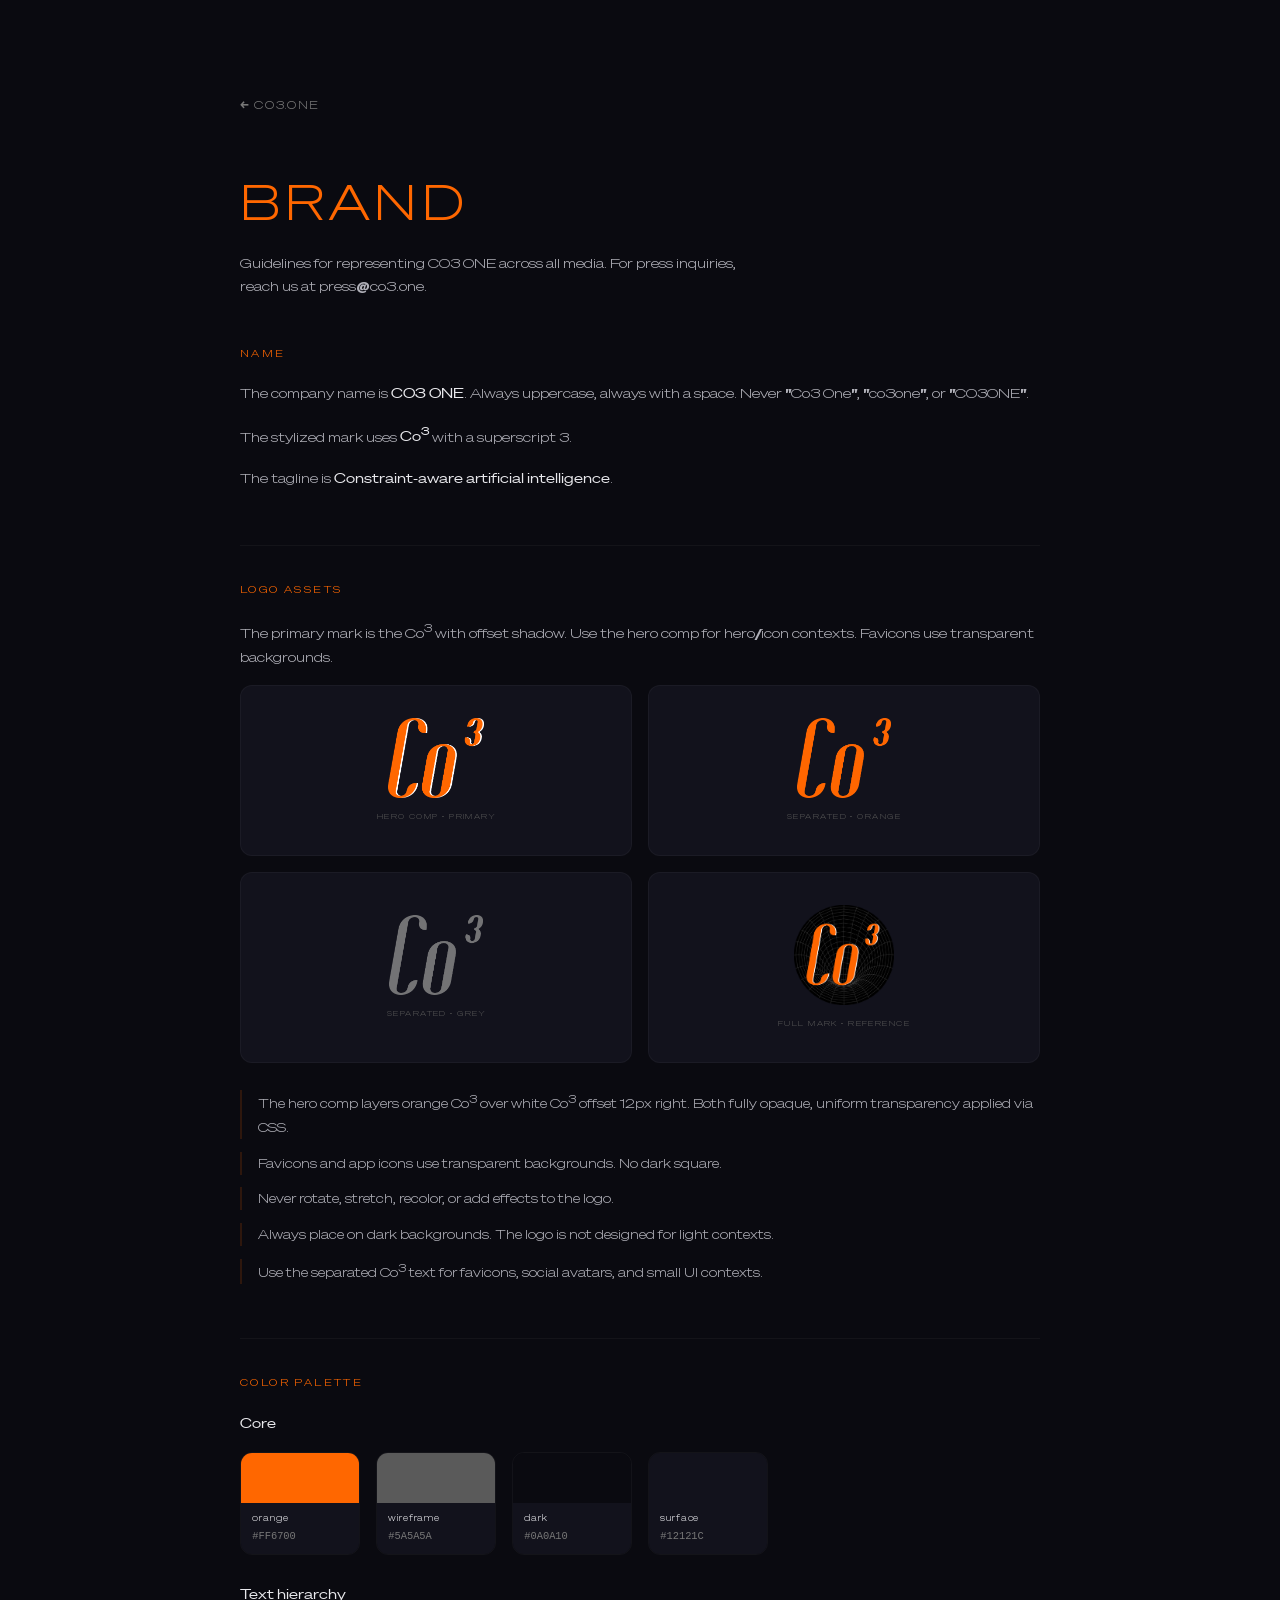
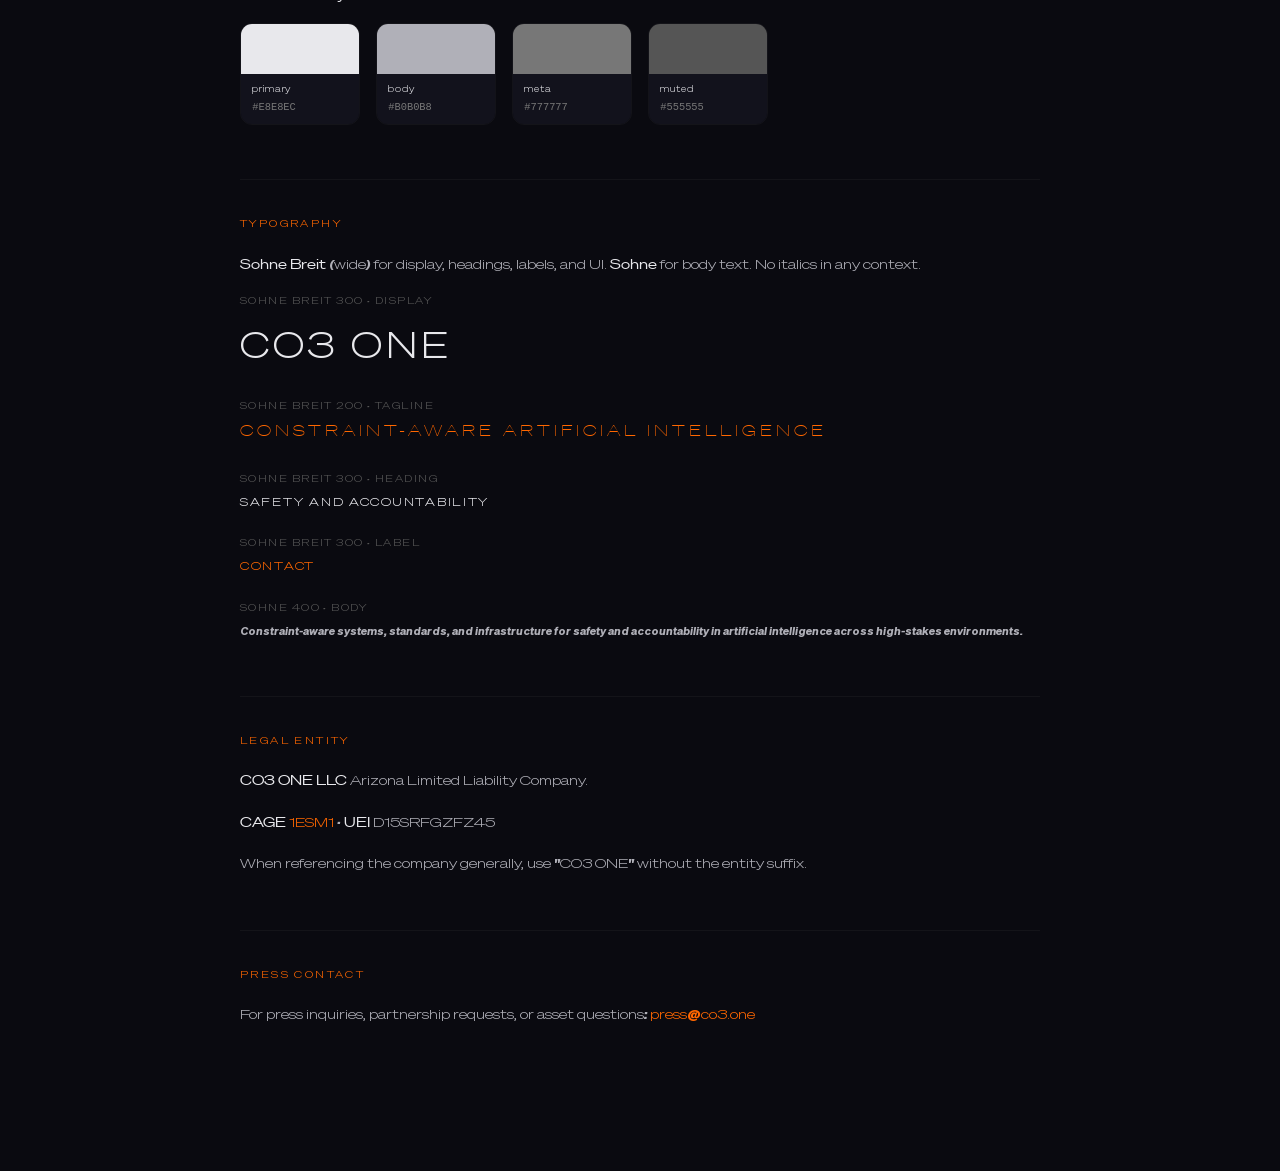
<file: brand.html>
<!DOCTYPE html>
<html lang="en">
<head>
  <meta charset="UTF-8">
  <meta name="viewport" content="width=device-width, initial-scale=1.0">
  <title>CO3 ONE Brand</title>
  <meta name="description" content="CO3 ONE brand guidelines, assets, and press resources.">
  <meta name="theme-color" content="#0a0a10">
  <link rel="icon" type="image/x-icon" href="img/favicon.ico">
  <link rel="apple-touch-icon" sizes="180x180" href="img/apple-touch-icon.png">
  <link rel="stylesheet" href="css/style.css">
  <style>
    body{overflow:auto;height:auto;cursor:auto;user-select:text;-webkit-user-select:text}
    .brand-page{position:relative;z-index:10;min-height:100vh;padding:clamp(4rem,10vh,8rem) clamp(1.5rem,5vw,3rem)}
    .brand-inner{max-width:800px;margin:0 auto}
    .brand-back{font-family:var(--fd);font-weight:300;font-size:.7rem;letter-spacing:.15em;text-transform:uppercase;color:var(--t-d);display:inline-block;margin-bottom:3rem}
    .brand-back:hover{color:var(--t)}
    .brand-title{font-family:var(--fd);font-weight:300;font-size:clamp(1.8rem,4vw,3rem);letter-spacing:.12em;text-transform:uppercase;color:var(--o);margin-bottom:.5rem}
    .brand-subtitle{font-size:.85rem;color:var(--t-s);line-height:1.7;margin-bottom:3rem;max-width:520px}
    .brand-section{margin-bottom:clamp(3rem,6vh,5rem)}
    .brand-section-label{font-family:var(--fd);font-weight:300;font-size:.6rem;letter-spacing:.25em;text-transform:uppercase;color:var(--o);margin-bottom:1.2rem}
    .brand-section p{font-size:.85rem;color:var(--t-s);line-height:1.8;margin-bottom:1rem}
    .brand-section strong{color:var(--t);font-weight:400}
    .swatches{display:grid;grid-template-columns:repeat(auto-fill,minmax(120px,1fr));gap:1rem;margin-top:1rem}
    .swatch{border-radius:12px;overflow:hidden;border:1px solid rgba(255,255,255,.04)}
    .swatch-color{height:50px}
    .swatch-info{padding:.5rem .7rem;background:var(--bg-s)}
    .swatch-name{font-family:var(--fd);font-weight:300;font-size:.55rem;letter-spacing:.1em;color:var(--t);text-transform:lowercase}
    .swatch-hex{font-size:.65rem;color:var(--t-d);margin-top:.1rem;font-family:monospace}
    .type-specimen{margin-bottom:1.5rem}
    .type-specimen-label{font-size:.6rem;color:var(--t-m);letter-spacing:.15em;text-transform:uppercase;margin-bottom:.3rem;font-family:var(--fd)}
    .type-display{font-family:var(--fd);color:var(--t)}
    .type-body{font-family:var(--f);color:var(--t)}
    .logo-display{display:grid;grid-template-columns:1fr 1fr;gap:1rem;margin-top:1rem}
    .logo-card{background:var(--bg-s);border-radius:12px;padding:2rem;display:flex;flex-direction:column;align-items:center;justify-content:center;min-height:120px;gap:.8rem;border:1px solid rgba(255,255,255,.04)}
    .logo-card img{max-height:80px;width:auto}
    .logo-card-label{font-family:var(--fd);font-size:.45rem;letter-spacing:.2em;text-transform:uppercase;color:var(--t-m)}
    .brand-rule{font-size:.8rem;color:var(--t-s);line-height:1.8;padding-left:1rem;border-left:2px solid var(--o-dim);margin-bottom:.8rem}
    .brand-divider{width:100%;height:1px;background:rgba(255,255,255,.04);margin:clamp(2rem,4vh,3rem) 0}
    @media(max-width:600px){.logo-display{grid-template-columns:1fr}.swatches{grid-template-columns:1fr 1fr}}
  </style>
</head>
<body>
  <div class="brand-page">
    <div class="brand-inner">

      <a href="/" class="brand-back">&larr; co3.one</a>

      <div class="brand-title">Brand</div>
      <p class="brand-subtitle">Guidelines for representing CO3 ONE across all media. For press inquiries, reach us at press@co3.one.</p>

      <!-- Name -->
      <div class="brand-section">
        <div class="brand-section-label">Name</div>
        <p>The company name is <strong>CO3 ONE</strong>. Always uppercase, always with a space. Never "Co3 One", "co3one", or "CO3ONE".</p>
        <p>The stylized mark uses <strong>Co<sup>3</sup></strong> with a superscript 3.</p>
        <p>The tagline is <strong>Constraint-aware artificial intelligence</strong>.</p>
      </div>

      <div class="brand-divider"></div>

      <!-- Logo -->
      <div class="brand-section">
        <div class="brand-section-label">Logo Assets</div>
        <p>The primary mark is the Co<sup>3</sup> with offset shadow. Use the hero comp for hero/icon contexts. Favicons use transparent backgrounds.</p>
        <div class="logo-display">
          <div class="logo-card">
            <img src="img/co3-hero.png" alt="Co3 hero comp">
            <span class="logo-card-label">Hero Comp · Primary</span>
          </div>
          <div class="logo-card">
            <img src="img/co3-text-only.png" alt="Co3 separated (orange)">
            <span class="logo-card-label">Separated · Orange</span>
          </div>
          <div class="logo-card">
            <img src="img/co3-text-grey.png" alt="Co3 separated (grey)">
            <span class="logo-card-label">Separated · Grey</span>
          </div>
          <div class="logo-card">
            <img src="img/co3-mark-circle.png" alt="Co3 full mark" style="max-height:100px">
            <span class="logo-card-label">Full Mark · Reference</span>
          </div>
        </div>
        <br>
        <div class="brand-rule">The hero comp layers orange Co<sup>3</sup> over white Co<sup>3</sup> offset 12px right. Both fully opaque, uniform transparency applied via CSS.</div>
        <div class="brand-rule">Favicons and app icons use transparent backgrounds. No dark square.</div>
        <div class="brand-rule">Never rotate, stretch, recolor, or add effects to the logo.</div>
        <div class="brand-rule">Always place on dark backgrounds. The logo is not designed for light contexts.</div>
        <div class="brand-rule">Use the separated Co<sup>3</sup> text for favicons, social avatars, and small UI contexts.</div>
      </div>

      <div class="brand-divider"></div>

      <!-- Colors -->
      <div class="brand-section">
        <div class="brand-section-label">Color Palette</div>
        <p><strong>Core</strong></p>
        <div class="swatches">
          <div class="swatch"><div class="swatch-color" style="background:#ff6700"></div><div class="swatch-info"><div class="swatch-name">orange</div><div class="swatch-hex">#FF6700</div></div></div>
          <div class="swatch"><div class="swatch-color" style="background:#5a5a5a"></div><div class="swatch-info"><div class="swatch-name">wireframe</div><div class="swatch-hex">#5A5A5A</div></div></div>
          <div class="swatch"><div class="swatch-color" style="background:#0a0a10"></div><div class="swatch-info"><div class="swatch-name">dark</div><div class="swatch-hex">#0A0A10</div></div></div>
          <div class="swatch"><div class="swatch-color" style="background:#12121c"></div><div class="swatch-info"><div class="swatch-name">surface</div><div class="swatch-hex">#12121C</div></div></div>
        </div>
        <br>
        <p><strong>Text hierarchy</strong></p>
        <div class="swatches">
          <div class="swatch"><div class="swatch-color" style="background:#e8e8ec"></div><div class="swatch-info"><div class="swatch-name">primary</div><div class="swatch-hex">#E8E8EC</div></div></div>
          <div class="swatch"><div class="swatch-color" style="background:#b0b0b8"></div><div class="swatch-info"><div class="swatch-name">body</div><div class="swatch-hex">#B0B0B8</div></div></div>
          <div class="swatch"><div class="swatch-color" style="background:#777"></div><div class="swatch-info"><div class="swatch-name">meta</div><div class="swatch-hex">#777777</div></div></div>
          <div class="swatch"><div class="swatch-color" style="background:#555"></div><div class="swatch-info"><div class="swatch-name">muted</div><div class="swatch-hex">#555555</div></div></div>
        </div>
      </div>

      <div class="brand-divider"></div>

      <!-- Typography -->
      <div class="brand-section">
        <div class="brand-section-label">Typography</div>
        <p><strong>Sohne Breit</strong> (wide) for display, headings, labels, and UI. <strong>Sohne</strong> for body text. No italics in any context.</p>
        <div class="type-specimen">
          <div class="type-specimen-label">Sohne Breit 300 · Display</div>
          <div class="type-display" style="font-weight:300;font-size:clamp(1.5rem,3vw,2.2rem);letter-spacing:.12em;text-transform:uppercase">CO3 ONE</div>
        </div>
        <div class="type-specimen">
          <div class="type-specimen-label">Sohne Breit 200 · Tagline</div>
          <div class="type-display" style="font-weight:200;font-size:clamp(.85rem,1.5vw,1rem);letter-spacing:.25em;text-transform:uppercase;color:var(--o)">Constraint-aware artificial intelligence</div>
        </div>
        <div class="type-specimen">
          <div class="type-specimen-label">Sohne Breit 300 · Heading</div>
          <div class="type-display" style="font-weight:300;font-size:.72rem;letter-spacing:.15em;text-transform:uppercase">Safety and Accountability</div>
        </div>
        <div class="type-specimen">
          <div class="type-specimen-label">Sohne Breit 300 · Label</div>
          <div class="type-display" style="font-weight:300;font-size:.72rem;letter-spacing:.15em;text-transform:uppercase;color:var(--o)">Contact</div>
        </div>
        <div class="type-specimen">
          <div class="type-specimen-label">Sohne 400 · Body</div>
          <div class="type-body" style="font-size:.72rem;color:var(--t-s);line-height:1.8">Constraint-aware systems, standards, and infrastructure for safety and accountability in artificial intelligence across high-stakes environments.</div>
        </div>
      </div>

      <div class="brand-divider"></div>

      <!-- Entity -->
      <div class="brand-section">
        <div class="brand-section-label">Legal Entity</div>
        <p><strong>CO3 ONE LLC</strong> Arizona Limited Liability Company.</p>
        <p><strong>CAGE</strong> <a href="https://cage.dla.mil/Search/Details?id=22528202" target="_blank" rel="noopener">1ESM1</a> &middot; <strong>UEI</strong> D15SRFGZFZ45</p>
        <p>When referencing the company generally, use "CO3 ONE" without the entity suffix.</p>
      </div>

      <div class="brand-divider"></div>

      <!-- Contact -->
      <div class="brand-section">
        <div class="brand-section-label">Press Contact</div>
        <p>For press inquiries, partnership requests, or asset questions: <a href="mailto:press@co3.one">press@co3.one</a></p>
      </div>

    </div>
  </div>
</body>
</html>
</file>
<file: css/style.css>
/* ═══════════════════════════════════════════════════════════════════════
   CO3 ONE v8 — WORMHOLE
   Cinematic grain + readable type + visible form
   ═══════════════════════════════════════════════════════════════════════ */

@font-face{font-family:'Sohne';src:url('../fonts/sohne-buch.woff2') format('woff2');font-weight:400;font-style:normal;font-display:swap}
@font-face{font-family:'SB';src:url('../fonts/sohne-breit-200.woff2') format('woff2');font-weight:200;font-style:normal;font-display:swap}
@font-face{font-family:'SB';src:url('../fonts/sohne-breit-300.woff2') format('woff2');font-weight:300;font-style:normal;font-display:swap}
@font-face{font-family:'SB';src:url('../fonts/sohne-breit-400.woff2') format('woff2');font-weight:400;font-style:normal;font-display:swap}
@font-face{font-family:'SB';src:url('../fonts/sohne-breit-500.woff2') format('woff2');font-weight:500;font-style:normal;font-display:swap}
@font-face{font-family:'SB';src:url('../fonts/sohne-breit-600.woff2') format('woff2');font-weight:600;font-style:normal;font-display:swap}
@font-face{font-family:'SB';src:url('../fonts/sohne-breit-700.woff2') format('woff2');font-weight:700;font-style:normal;font-display:swap}
@font-face{font-family:'SB';src:url('../fonts/sohne-breit-800.woff2') format('woff2');font-weight:800;font-style:normal;font-display:swap}
@font-face{font-family:'GTP';src:url('../fonts/gt-pressura-light.woff2') format('woff2');font-weight:300;font-style:normal;font-display:swap}
@font-face{font-family:'GTP';src:url('../fonts/gt-pressura-regular.woff2') format('woff2');font-weight:400;font-style:normal;font-display:swap}
@font-face{font-family:'GTP';src:url('../fonts/gt-pressura-bold.woff2') format('woff2');font-weight:700;font-style:normal;font-display:swap}

:root{
  --bg:#0a0a10;--bg-s:#12121c;--bg-e:#1a1a28;
  --o:#ff6700;--o-dim:rgba(255,103,0,.15);
  --gold:#C4A265;--gold-d:#B89555;
  --t:#e8e8ec;--t-s:#b0b0b8;--t-d:#777;--t-m:#555;
  --f:'Sohne',-apple-system,BlinkMacSystemFont,sans-serif;
  --fd:'SB','Sohne',sans-serif;
  --fm:'GTP','Sohne',sans-serif;
}

*,*::before,*::after{margin:0;padding:0;box-sizing:border-box}
html{font-size:16px;-webkit-text-size-adjust:100%}
body{
  background:var(--bg);color:var(--t);font-family:var(--fd);font-weight:300;
  line-height:1.7;-webkit-font-smoothing:antialiased;
  overflow:hidden;height:100vh;width:100vw;font-style:normal;touch-action:manipulation;
  user-select:none;-webkit-user-select:none;cursor:default;
}
a{color:var(--o);text-decoration:none;transition:opacity .3s;cursor:pointer}
a:hover{opacity:.75}
::selection{background:transparent}
em,i{font-style:normal}
input,textarea,select,button{user-select:text;-webkit-user-select:text}

/* ── Scene ── */
#scene-container{position:fixed;top:0;left:0;width:100%;height:100%;z-index:0}
#scene-container canvas{display:block}

/* ═══════════ CRT noise — Pip-Boy phosphor screen ═══════════ */
.ov-vignette{
  position:fixed;inset:0;pointer-events:none;z-index:1;
  background:radial-gradient(ellipse at center,transparent 35%,rgba(10,10,16,.88)100%);
}
/* Fine phosphor noise — high frequency, very subtle, electronic */
.ov-noise{
  position:fixed;top:-50%;left:-50%;width:200%;height:200%;
  pointer-events:none;z-index:9999;opacity:.03;
  background-image:url("data:image/svg+xml,%3Csvg viewBox='0 0 512 512' xmlns='http://www.w3.org/2000/svg'%3E%3Cfilter id='n'%3E%3CfeTurbulence type='fractalNoise' baseFrequency='1.2' numOctaves='3' stitchTiles='stitch'/%3E%3C/filter%3E%3Crect width='100%25' height='100%25' filter='url(%23n)'/%3E%3C/svg%3E");
  animation:noise .15s steps(4) infinite;
}
@keyframes noise{
  0%{transform:translate(0,0)}
  25%{transform:translate(-1.5%,.8%)}
  50%{transform:translate(.7%,-1.2%)}
  75%{transform:translate(-0.5%,0.5%)}
}
/* CRT scanlines — faint horizontal lines */
.ov-scanlines{
  position:fixed;inset:0;pointer-events:none;z-index:9999;
  background:repeating-linear-gradient(
    0deg,
    transparent,
    transparent 2px,
    rgba(0,0,0,.02) 2px,
    rgba(0,0,0,.02) 4px
  );
}

/* ═══════════ Logo (HTML overlay, fades on navigate) ═══════════ */
.hero-logo{
  position:fixed;z-index:15;
  top:50%;left:50%;transform:translate(-50%,-55%);
  width:clamp(120px,20vmin,220px);
  pointer-events:none;
  opacity:0;
  transition:opacity 1.2s cubic-bezier(.16,1,.3,1);
}
.hero-logo.visible{opacity:.8}
.hero-logo img{
  width:100%;height:auto;
  filter:drop-shadow(0 4px 24px rgba(0,0,0,.5)) drop-shadow(0 0 40px rgba(8,8,14,.6));
}

/* ═══════════ Tagline (centered, home only) ═══════════ */
.tagline{
  position:fixed;z-index:15;pointer-events:none;white-space:nowrap;
  top:calc(50% + clamp(65px,11vmin,110px));left:50%;transform:translateX(-50%);
  font-family:var(--fd);font-weight:300;text-transform:uppercase;
  letter-spacing:.18em;color:var(--t);
  font-size:clamp(.6rem,1.4vw,.9rem);
  text-shadow:0 1px 8px rgba(0,0,0,.6),0 0 20px rgba(8,8,14,.8);
  opacity:0;transition:opacity 1s cubic-bezier(.16,1,.3,1);
}
.tagline.visible{opacity:.75}

/* ═══════════ Navigation ═══════════ */
nav{
  position:fixed;z-index:100;bottom:clamp(1.5rem,4vh,3rem);left:50%;transform:translateX(-50%);
  display:flex;gap:clamp(1.5rem,4vw,3rem);
  background:rgba(8,8,14,.4);
  padding:.5rem clamp(1rem,2.5vw,2rem);
  border:1px solid rgba(255,255,255,.05);
  border-radius:10px;
  -webkit-backdrop-filter:blur(20px);
  backdrop-filter:blur(20px);
  overflow:hidden;
}
nav::before{
  content:'';position:absolute;inset:0;border-radius:inherit;pointer-events:none;
  background:linear-gradient(135deg,rgba(255,255,255,.04) 0%,transparent 50%,rgba(255,255,255,.01) 100%);
}
nav a{
  font-family:var(--fd);font-weight:300;
  font-size:.82rem;letter-spacing:.15em;text-transform:uppercase;
  color:var(--t-m);transition:color .4s;padding:.5rem 0;position:relative;
}
nav a::after{
  content:'';position:absolute;bottom:0;left:50%;width:0;height:1px;background:var(--o);
  transition:width .5s cubic-bezier(.16,1,.3,1),left .5s cubic-bezier(.16,1,.3,1);
}
nav a:hover{color:var(--t-s);opacity:1}
nav a.active{color:var(--t)}
nav a.active::after{width:100%;left:0}

/* ═══════════ Pages ═══════════ */
.page{
  position:fixed;inset:0;z-index:10;
  display:flex;align-items:center;justify-content:center;
  pointer-events:none;opacity:0;
  transition:opacity .3s ease;  /* out — disappear quickly */
}
.page.active{
  opacity:1;pointer-events:auto;
  transition:opacity .8s ease .3s;  /* in with slight delay */
}
.page-inner{
  max-width:600px;padding:clamp(1.5rem,4vw,2.5rem);
  background:rgba(8,8,14,.45);
  border:1px solid rgba(255,255,255,.06);
  border-radius:12px;
  -webkit-backdrop-filter:blur(20px);
  backdrop-filter:blur(20px);
  position:relative;
}
/* Glass sheen — diagonal light reflection */
.page-inner::before{
  content:'';position:absolute;inset:0;border-radius:inherit;pointer-events:none;
  background:linear-gradient(135deg,rgba(255,255,255,.045) 0%,transparent 40%,transparent 60%,rgba(255,255,255,.015) 100%);
}

/* Content reveal — all elements fade together */
.rv{opacity:0;transition:opacity .8s ease}
.page.active .rv{opacity:1;transition-delay:.5s}
/* Contact page: stagger the two panels */

/* ═══════════ Miji-verse (product page transforms) ═══════════ */
/* ═══════════ Miji page ═══════════ */
.miji-verse{
  background:rgba(8,8,15,.55);
  border-color:rgba(196,162,101,.1);
  text-align:center;
  display:flex;flex-direction:column;
  max-height:calc(100vh - 8rem);overflow-y:auto;
  scrollbar-width:none;
  padding-bottom:3rem;
}
.miji-verse::-webkit-scrollbar{display:none}
.miji-verse::before{
  background:linear-gradient(135deg,rgba(196,162,101,.04) 0%,transparent 50%,rgba(196,162,101,.015) 100%);
}
.m-greeting,.m-tagline,.m-desc{display:none} /* deprecated */

/* Miji hero — exact miji.one rendering */
.miji-hero{text-align:center;margin-bottom:1.2rem}
.miji-orb-wrap{display:flex;align-items:center;justify-content:center;margin-bottom:20px}
#miji-orb{width:120px;height:120px;border-radius:50%}
.miji-tagline{
  font-family:var(--fm);font-size:2.4rem;font-weight:300;
  letter-spacing:-.02em;line-height:1.15;color:#F5F5F8;
  margin-bottom:16px;
}
.miji-line1,.miji-line2{display:block}
.miji-line2{color:#C4A265}
.miji-subtitle{
  font-family:var(--fm);font-size:1.4rem;font-weight:300;
  letter-spacing:-.015em;line-height:1.25;color:#F0F0F4;
  margin-bottom:16px;
}
.miji-subtitle-line{display:block}
.miji-desc{
  font-family:var(--fm);font-size:.78rem;font-weight:300;
  color:rgba(232,232,236,.6);line-height:1.7;
  max-width:400px;margin:0 auto;
}
.m-link{font-family:var(--fm);font-weight:300;font-size:.78rem;letter-spacing:.1em;text-transform:lowercase;color:var(--gold);display:inline-flex;align-items:center;gap:.5rem}
.m-link:hover{color:var(--gold-d);opacity:1}
.m-link .arr{display:inline-block;transition:transform .3s}
.m-link:hover .arr{transform:translateX(4px)}

/* Scorecard — exact miji.one rendering */
.m-card-wrap{display:flex;justify-content:center;margin-bottom:1.4rem}
.share-card-mini{
  position:relative;flex:0 0 auto;width:160px;aspect-ratio:3/4;
  border-radius:14px;overflow:hidden;
  box-shadow:0 6px 28px rgba(0,0,0,.35);
  container-type:inline-size;
}
.share-card-bg{position:absolute;inset:0;width:100%;height:100%}
.share-card-watermark{
  position:absolute;top:14%;left:0;right:0;height:28%;z-index:0;
  overflow:visible;pointer-events:none;
  display:flex;align-items:center;justify-content:center;
}
.share-card-watermark span{
  font-family:var(--fm);font-weight:700;letter-spacing:.12em;
  text-transform:uppercase;color:rgba(255,255,255,.06);
  white-space:nowrap;user-select:none;text-align:center;font-size:2.2rem;
}
.share-card-mini .share-card-content{
  position:relative;z-index:1;display:flex;flex-direction:column;
  align-items:center;justify-content:center;height:100%;
  padding:14px 10px;text-align:center;
}
.share-card-date{
  font-family:var(--fm);font-size:.56rem;font-weight:400;
  letter-spacing:.08em;color:rgba(255,255,255,.5);
  text-transform:lowercase;margin-bottom:auto;line-height:1.35;
}
.share-card-day{color:rgba(196,162,101,.55);font-weight:300;letter-spacing:.1em}
.share-card-score{
  position:relative;font-family:var(--fm);font-size:4.4rem;font-weight:300;
  line-height:1;letter-spacing:-.03em;margin-bottom:8px;
  display:flex;align-items:center;justify-content:center;
  background:linear-gradient(180deg,rgba(255,255,255,.46) 0%,rgba(255,255,255,.08) 100%);
  -webkit-background-clip:text;-webkit-text-fill-color:transparent;
  background-clip:text;color:rgba(255,255,255,.46);
}
.score-ring{
  position:absolute;width:1.2em;height:1.2em;border-radius:50%;
  pointer-events:none;
  border:.5px solid var(--ring-base,rgba(196,162,101,.06));
  box-shadow:0 0 12px var(--ring-glow,rgba(196,162,101,.04)),
              inset 0 0 8px var(--ring-glow,rgba(196,162,101,.02));
  filter:blur(.4px);animation:ringPulse 6s ease-in-out infinite;
  animation-delay:var(--glow-delay,0s);
}
@keyframes ringPulse{
  0%,100%{opacity:.5;transform:scale(1)}
  50%{opacity:1;transform:scale(1.02)}
}
[data-mood="good"]{
  --ring-base:rgba(196,162,101,.05);
  --ring-glow:rgba(196,162,101,.08);
  --curve-color:rgba(196,162,101,.08);
  --dot-glow:rgba(220,190,120,.12);
  --dot-bright:rgba(220,190,120,.35);
}
.share-card-curve{
  position:absolute;bottom:28%;left:10%;width:80%;height:16px;
  overflow:visible;opacity:1;z-index:0;
}
.curve-line{
  fill:none;stroke:var(--curve-color,rgba(196,162,101,.08));
  stroke-width:.6;stroke-linecap:round;filter:blur(.3px);
}
.curve-dot{
  r:1.8;fill:var(--dot-bright,rgba(220,190,120,.3));
  filter:blur(1px) drop-shadow(0 0 3px var(--dot-glow,rgba(220,190,120,.12)));
  offset-path:path('M0,20 C15,22 28,16 48,12 C60,9 70,14 85,8 C100,4 115,10 132,6 C145,3 152,8 160,4');
  animation:curveDot 10s linear infinite;
  animation-delay:var(--glow-delay,0s);
}
@keyframes curveDot{0%{offset-distance:0%}100%{offset-distance:100%}}
.share-card-observation{
  font-family:var(--fm);font-size:.52rem;font-weight:300;
  color:rgba(255,255,255,.5);line-height:1.45;margin-top:auto;
}
.share-card-brand{
  font-family:var(--fm);font-size:.5rem;font-weight:400;
  letter-spacing:.06em;color:rgba(196,162,101,.35);
  margin-top:6px;align-self:flex-end;
}

/* ═══════════ Research ═══════════ */
.r-grid{
  display:grid;grid-template-columns:1fr 1fr;gap:.6rem;
  max-width:820px;width:100%;padding:0 clamp(1rem,3vw,2rem) 5rem;
  max-height:calc(100vh - 8rem);overflow-y:auto;
  -webkit-overflow-scrolling:touch;
  scrollbar-width:none;
}
.r-grid::-webkit-scrollbar{display:none}
#research{align-items:center}
#research .page-inner{text-align:left;max-width:none;width:auto;padding:clamp(1rem,2vw,1.5rem);display:flex;flex-direction:column}
.r-wide{grid-column:1/-1}
.r-grid .rv:nth-child(1){transition-delay:.5s}
.r-grid .rv:nth-child(2){transition-delay:.65s}
.r-grid .rv:nth-child(3){transition-delay:.8s}
.r-grid .rv:nth-child(4){transition-delay:.95s}
.r-grid .rv:nth-child(5){transition-delay:1.1s}
.r-label{font-family:var(--fd);font-weight:300;font-size:.72rem;letter-spacing:.15em;text-transform:uppercase;color:var(--o);margin-bottom:.15rem}
.r-title{font-family:var(--fd);font-weight:300;font-size:.72rem;color:var(--t);letter-spacing:.15em;text-transform:uppercase}
.r-desc{font-family:var(--fd);font-weight:300;font-size:.72rem;color:var(--t-s);line-height:1.7;margin-top:.15rem;text-align:justify}
.r-link{font-family:var(--fd);font-weight:300;font-size:.82rem;letter-spacing:.06em;text-transform:lowercase;color:var(--o);display:inline-flex;align-items:center;gap:.5rem;margin-top:.4rem}
.r-link:hover{opacity:.7}
.r-link .arr{display:inline-block;transition:transform .3s}
.r-link:hover .arr{transform:translateX(4px)}
.r-badge{display:block;margin-top:auto;padding-top:.8rem;text-align:center}
.r-badge img{height:20px;display:inline-block}
.r-badge:hover{opacity:.8;transition:opacity .3s}

/* ═══════════ Contact ═══════════ */
.c-duo{
  display:flex;flex-direction:column;gap:.6rem;
  max-width:520px;width:100%;padding:0 clamp(1rem,3vw,2rem) 5rem;
  max-height:calc(100vh - 8rem);overflow-y:auto;
  -webkit-overflow-scrolling:touch;
  scrollbar-width:none;
}
.c-duo::-webkit-scrollbar{display:none}
#contact{align-items:center}
#contact .page-inner{text-align:left;max-width:none;width:auto}
.c-duo .rv:nth-child(2){transition-delay:.7s}
.c-heading{
  font-family:var(--fd);font-weight:300;font-size:.82rem;
  letter-spacing:.15em;text-transform:uppercase;color:var(--t);
  margin-bottom:clamp(1rem,2.5vh,1.5rem);
}
.c-form{display:flex;flex-direction:column;gap:0}
.c-field{position:relative;margin-bottom:1.2rem}
.c-field input,.c-field textarea,.c-field select{
  width:100%;
  background:rgba(255,255,255,.025);
  border:1px solid rgba(255,255,255,.1);
  color:var(--t);font-family:var(--fd);font-size:.82rem;
  padding:.6rem .8rem;outline:none;border-radius:8px;
  -webkit-appearance:none;appearance:none;
  transition:border-color .4s,background .4s;
}
.c-field input:focus,.c-field textarea:focus,.c-field select:focus{
  border-color:rgba(255,103,0,.4);background:rgba(255,255,255,.04);
}
.c-field input::placeholder,.c-field textarea::placeholder{color:var(--t-m)}
.c-field label{
  display:block;font-family:var(--fd);font-weight:300;font-size:.82rem;
  letter-spacing:.15em;text-transform:uppercase;color:var(--t-d);
  margin-bottom:.4rem;
}
.c-field textarea{resize:none;min-height:70px;line-height:1.6}
.c-field select{cursor:pointer;color:var(--t-d)}
.c-field select.has-value{color:var(--t)}
.c-field select option{background:var(--bg-s);color:var(--t)}
.c-submit{margin-top:.3rem}
.c-submit button{
  font-family:var(--fd);font-weight:300;font-size:.82rem;
  letter-spacing:.2em;text-transform:uppercase;
  background:rgba(255,103,0,.06);border:1px solid rgba(255,103,0,.25);
  color:var(--o);padding:.65rem 2rem;cursor:pointer;border-radius:8px;
  transition:all .3s;
}
.c-submit button:hover{background:rgba(255,103,0,.12);border-color:var(--o)}

.c-phone{font-family:var(--fd);font-weight:300;font-size:.82rem;color:var(--t-s);letter-spacing:.06em}
.c-phone a{color:inherit;text-decoration:none}
.c-phone-tag{font-family:var(--fd);font-weight:300;font-size:.82rem;letter-spacing:.15em;text-transform:uppercase;color:var(--o);margin-top:.8rem;margin-bottom:.15rem;display:block}
.c-addresses{margin-top:0}
.c-addr-block{margin-bottom:.8rem}
.c-addr-block:last-child{margin-bottom:0}
.c-addr-label{font-family:var(--fd);font-weight:300;font-size:.82rem;letter-spacing:.15em;text-transform:uppercase;color:var(--o);margin-bottom:.3rem}
.c-addr-text{font-family:var(--fd);font-weight:300;font-size:.82rem;color:var(--t-s);line-height:1.7}
.c-socials{display:flex;gap:1rem;margin-top:.8rem;align-items:center;justify-content:center}
.c-socials a{color:var(--t-d);display:flex;transition:color .3s}
.c-socials a:hover{color:var(--t-s);opacity:1}

/* ═══════════ Footer ═══════════ */
.footer{
  position:fixed;bottom:clamp(1.2rem,3vh,2rem);right:clamp(1.2rem,3vw,2.5rem);
  z-index:100;text-align:right;font-size:.5rem;letter-spacing:.08em;
  color:var(--t-m);line-height:1.7;opacity:.5;
}
.footer a{color:var(--t-m)}.footer a:hover{color:var(--t-d)}

.transition-flash{
  position:fixed;inset:0;z-index:50;background:var(--bg);
  opacity:0;pointer-events:none;
  transition:opacity .15s ease;
}
.transition-flash.active{opacity:.5}

/* ═══════════ Responsive ═══════════ */

/* Medium desktop — scale research text */
@media(max-height:800px){
  .r-label,.r-title{font-size:.65rem}
  .r-desc{font-size:.7rem}
  .r-link{font-size:.7rem}
  #research .page-inner{padding:clamp(.7rem,1.5vw,1.2rem)}
}

/* Tablet */
@media(max-width:768px){
  nav{bottom:1rem;gap:1rem;padding:.45rem 1rem}
  nav a{padding:.6rem .2rem;min-height:44px;display:flex;align-items:center}
  .page-inner{
    max-width:90vw;padding:clamp(1.2rem,4vw,2rem);
    max-height:70vh;overflow-y:auto;
    -webkit-overflow-scrolling:touch;
  }
  .c-duo{grid-template-columns:1fr}
  .footer{display:none}
  .hero-logo{width:clamp(160px,30vmin,260px)}
  .c-duo{padding:0 1rem 5rem}
}

/* Phone */
@media(max-width:480px){
  /* Universal mobile size */
  nav a{font-size:.58rem;letter-spacing:.1em}
  nav{gap:.6rem;padding:.4rem .8rem}
  .tagline{font-size:.5rem;letter-spacing:.1em}
  .page-inner{padding:.8rem;border-radius:8px}
  /* All content text uniform */
  .r-label,.r-title,.r-desc{font-size:.58rem}
  .r-grid{grid-template-columns:1fr;padding:0 1rem 5rem;gap:.4rem;max-height:75vh;overflow-y:auto;-webkit-overflow-scrolling:touch}
  #research .page-inner{padding:.8rem}
  /* Contact compact */
  .c-duo{padding:0 1rem 5rem;gap:.4rem}
  #contact .page-inner{padding:.8rem}
  .c-heading{font-size:.58rem;margin-bottom:.35rem}
  .c-field{margin-bottom:.4rem}
  .c-field label{display:none}
  .c-field input,.c-field textarea,.c-field select{font-size:16px;padding:.4rem .55rem;border-radius:6px}
  .c-field textarea{min-height:32px}
  .c-submit{margin-top:.1rem}
  .c-submit button{padding:.4rem 1.2rem;font-size:.58rem;border-radius:6px}
  .c-phone,.c-phone-tag,.c-addr-label,.c-addr-text{font-size:.58rem}
  .c-phone-tag{margin-top:.5rem;margin-bottom:.1rem}
  .c-addr-label{margin-bottom:.1rem}
  .c-addr-text{line-height:1.4}
  .c-socials{gap:.6rem;margin-top:.4rem}
  .c-socials svg{width:15px;height:15px}
  .hero-logo{width:clamp(100px,22vmin,160px)}
}

/* Short screens (landscape phones) */
@media(max-height:600px){
  .hero-logo{width:140px;transform:translate(-50%,-60%)}
  .tagline{top:calc(50% + 70px);font-size:.55rem}
  .page-inner{max-height:55vh;padding:1rem}
  nav{bottom:.8rem}
}

/* Safe area insets for notched devices */
@supports(padding: max(0px)){
  nav{padding-bottom:max(.5rem,env(safe-area-inset-bottom))}
  .page-inner{padding-bottom:max(1rem,env(safe-area-inset-bottom))}
}
</file>
